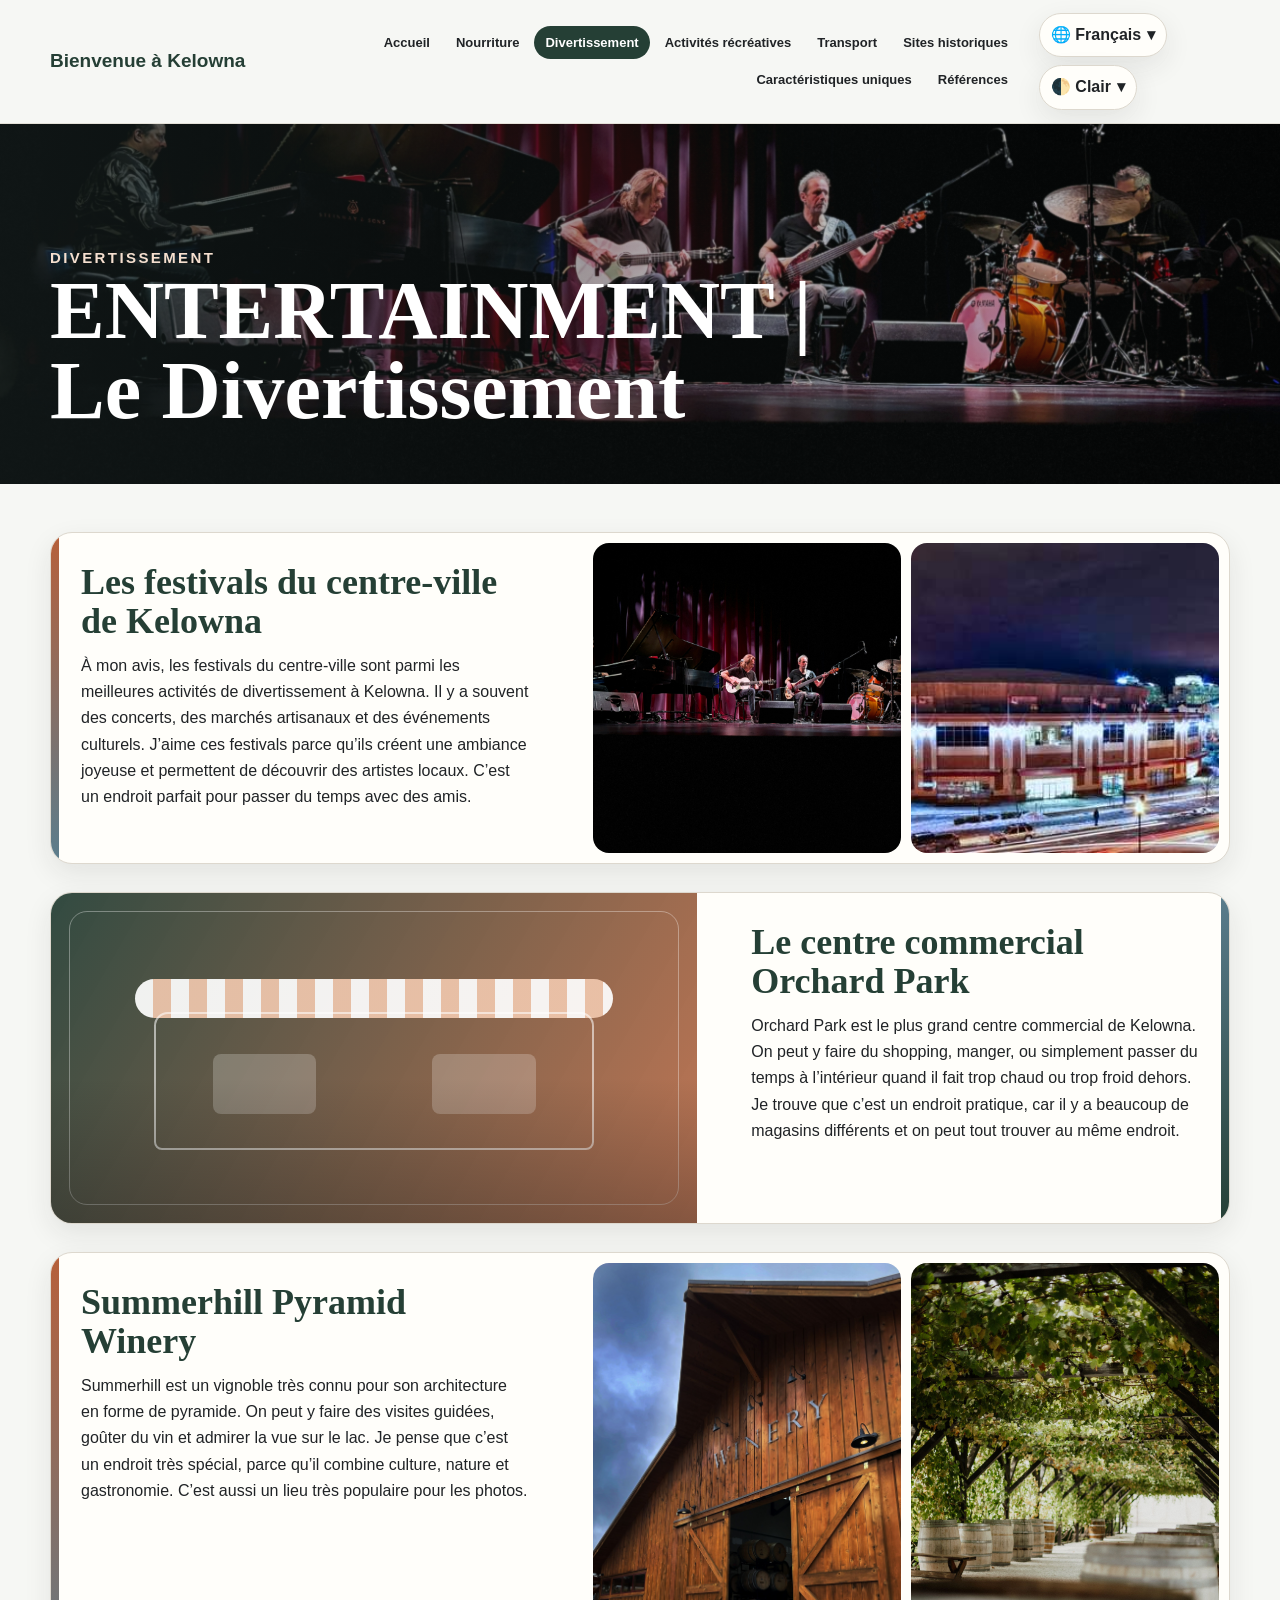
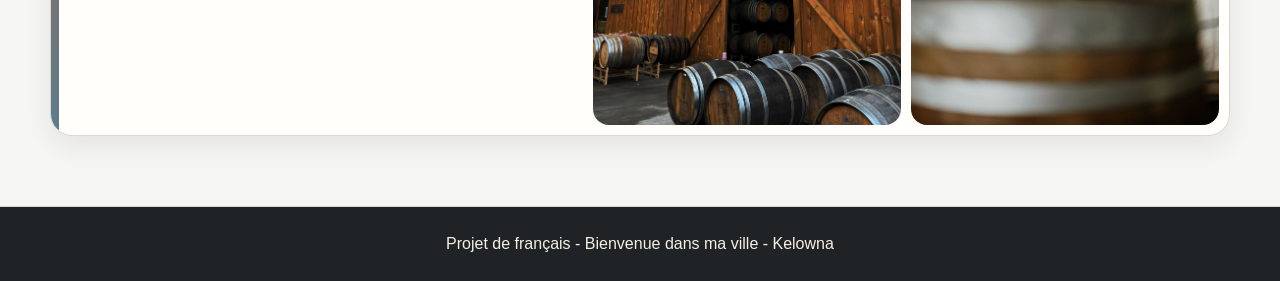
<file: entertainment.html>
<!DOCTYPE html>
<html lang="fr">
<head>
  <meta charset="UTF-8">
  <meta name="viewport" content="width=device-width, initial-scale=1.0">
  <title>Bienvenue à Kelowna - Divertissement</title>
  <link rel="stylesheet" href="style.css">
  <script src="script.js" defer></script>
</head>
<body>
  <a class="skip-link" href="#main">Aller au contenu</a>

  <header class="site-header">
    <div class="header-inner">
      <a class="brand" href="index.html">Bienvenue à Kelowna</a>
      <nav class="site-nav">
        <a href="index.html">Accueil</a>
        <a href="food.html">Nourriture</a>
        <a href="entertainment.html" aria-current="page">Divertissement</a>
        <a href="recreation.html">Activités récréatives</a>
        <a href="transportation.html">Transport</a>
        <a href="historic-sites.html">Sites historiques</a>
        <a href="unique-features.html">Caractéristiques uniques</a>
        <a href="works-cited.html">Références</a>
      </nav>
    </div>
  </header>

  <main id="main">
    <section class="page-hero">
      <img class="page-hero-bg" src="images/Festivals1.jpg" alt="" fetchpriority="high" decoding="async">
      <div class="page-hero-content" data-reveal>
        <p>Divertissement</p>
        <h1>ENTERTAINMENT | Le Divertissement</h1>
      </div>
    </section>

    <section class="page-shell">
      <div class="story-list">
        <article class="story-card" data-reveal>
          <div class="story-copy">
            <h2>Les festivals du centre-ville de Kelowna</h2>
            <p>À mon avis, les festivals du centre-ville sont parmi les meilleures activités de divertissement à Kelowna. Il y a souvent des concerts, des marchés artisanaux et des événements culturels. J’aime ces festivals parce qu’ils créent une ambiance joyeuse et permettent de découvrir des artistes locaux. C’est un endroit parfait pour passer du temps avec des amis.</p>
          </div>
          <div class="story-media duo">
            <button class="image-button" type="button" aria-label="Agrandir l’image"><img src="images/Festivals1.jpg" alt="" loading="lazy" decoding="async"></button>
            <button class="image-button" type="button" aria-label="Agrandir l’image"><img src="images/entertainment image 1.jpg" alt="" loading="lazy" decoding="async"></button>
          </div>
        </article>

        <article class="story-card" data-reveal>
          <div class="story-copy">
            <h2>Le centre commercial Orchard Park</h2>
            <p>Orchard Park est le plus grand centre commercial de Kelowna. On peut y faire du shopping, manger, ou simplement passer du temps à l’intérieur quand il fait trop chaud ou trop froid dehors. Je trouve que c’est un endroit pratique, car il y a beaucoup de magasins différents et on peut tout trouver au même endroit.</p>
          </div>
          <div class="story-media visual-wrap">
            <div class="visual-panel shopping-panel" aria-hidden="true">
              <span class="awning"></span>
              <span class="storefront"></span>
              <span class="window one"></span>
              <span class="window two"></span>
            </div>
          </div>
        </article>

        <article class="story-card" data-reveal>
          <div class="story-copy">
            <h2>Summerhill Pyramid Winery</h2>
            <p>Summerhill est un vignoble très connu pour son architecture en forme de pyramide. On peut y faire des visites guidées, goûter du vin et admirer la vue sur le lac. Je pense que c’est un endroit très spécial, parce qu’il combine culture, nature et gastronomie. C’est aussi un lieu très populaire pour les photos.</p>
          </div>
          <div class="story-media duo">
            <button class="image-button" type="button" aria-label="Agrandir l’image"><img src="images/summerhill pyramid winery 1.jpg" alt="" loading="lazy" decoding="async"></button>
            <button class="image-button" type="button" aria-label="Agrandir l’image"><img src="images/summerhill pyramid winery 2.jpg" alt="" loading="lazy" decoding="async"></button>
          </div>
        </article>
      </div>
    </section>
  </main>

  <footer class="site-footer">
    Projet de français - Bienvenue dans ma ville - Kelowna
  </footer>
</body>
</html>
</file>
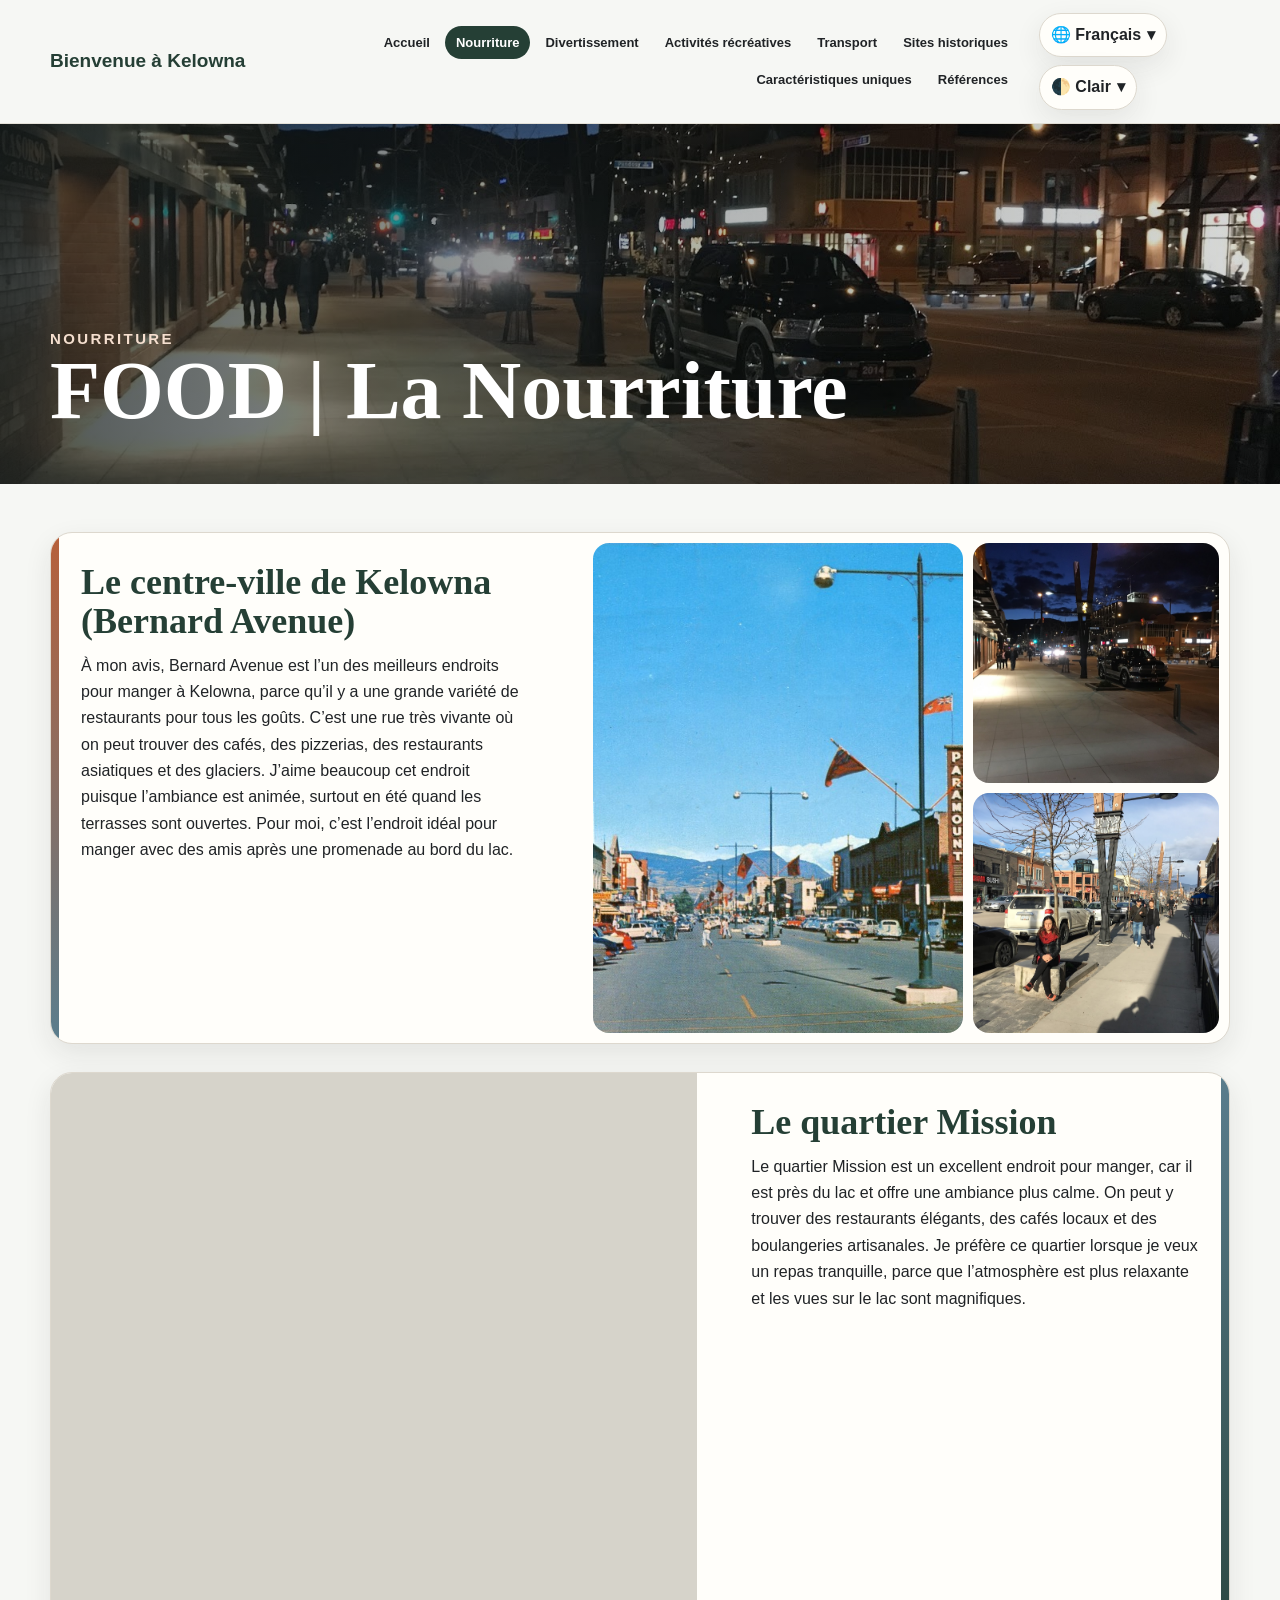
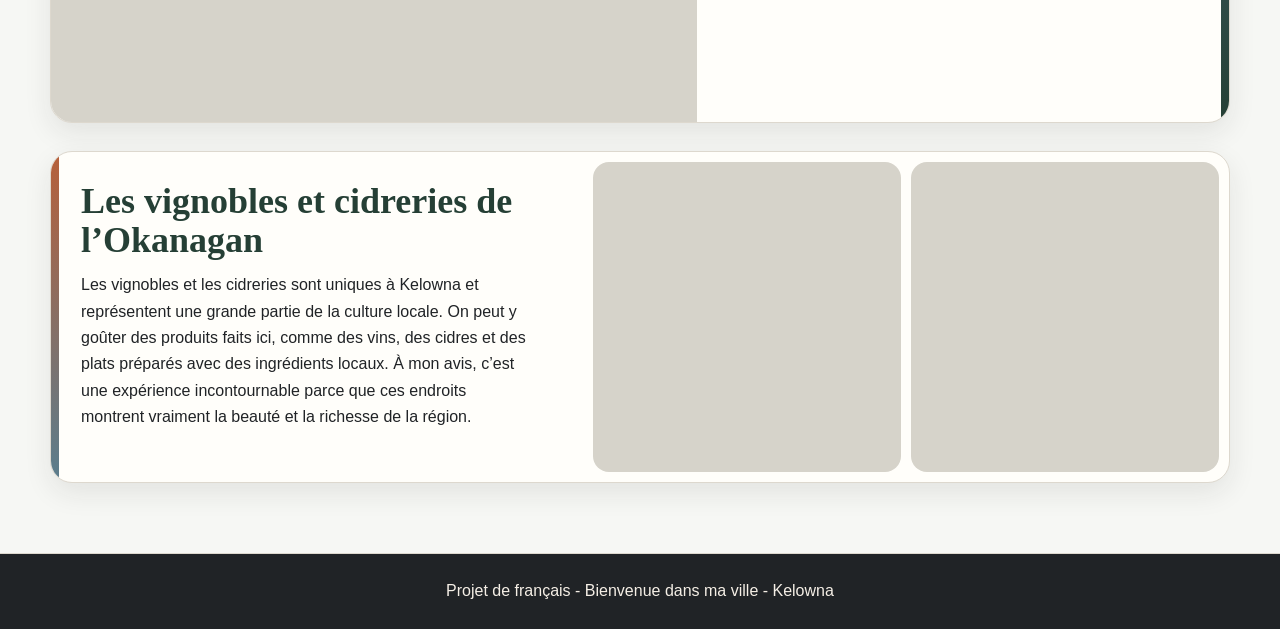
<file: food.html>
<!DOCTYPE html>
<html lang="fr">
<head>
  <meta charset="UTF-8">
  <meta name="viewport" content="width=device-width, initial-scale=1.0">
  <title>Bienvenue à Kelowna - Nourriture</title>
  <link rel="stylesheet" href="style.css">
  <script src="script.js" defer></script>
</head>
<body>
  <a class="skip-link" href="#main">Aller au contenu</a>

  <header class="site-header">
    <div class="header-inner">
      <a class="brand" href="index.html">Bienvenue à Kelowna</a>
      <nav class="site-nav">
        <a href="index.html">Accueil</a>
        <a href="food.html" aria-current="page">Nourriture</a>
        <a href="entertainment.html">Divertissement</a>
        <a href="recreation.html">Activités récréatives</a>
        <a href="transportation.html">Transport</a>
        <a href="historic-sites.html">Sites historiques</a>
        <a href="unique-features.html">Caractéristiques uniques</a>
        <a href="works-cited.html">Références</a>
      </nav>
    </div>
  </header>

  <main id="main">
    <section class="page-hero">
      <img class="page-hero-bg" src="images/bernard avenue image 2.jpg" alt="" fetchpriority="high" decoding="async">
      <div class="page-hero-content" data-reveal>
        <p>Nourriture</p>
        <h1>FOOD | La Nourriture</h1>
      </div>
    </section>

    <section class="page-shell">
      <div class="story-list">
        <article class="story-card" data-reveal>
          <div class="story-copy">
            <h2>Le centre-ville de Kelowna (Bernard Avenue)</h2>
            <p>À mon avis, Bernard Avenue est l’un des meilleurs endroits pour manger à Kelowna, parce qu’il y a une grande variété de restaurants pour tous les goûts. C’est une rue très vivante où on peut trouver des cafés, des pizzerias, des restaurants asiatiques et des glaciers. J’aime beaucoup cet endroit puisque l’ambiance est animée, surtout en été quand les terrasses sont ouvertes. Pour moi, c’est l’endroit idéal pour manger avec des amis après une promenade au bord du lac.</p>
          </div>
          <div class="story-media trio">
            <button class="image-button" type="button" aria-label="Agrandir l’image"><img src="images/bernard avenue image 1.jpg" alt="" loading="lazy" decoding="async"></button>
            <button class="image-button" type="button" aria-label="Agrandir l’image"><img src="images/bernard avenue image 2.jpg" alt="" loading="lazy" decoding="async"></button>
            <button class="image-button" type="button" aria-label="Agrandir l’image"><img src="images/bernard avenue image 3.jpg" alt="" loading="lazy" decoding="async"></button>
          </div>
        </article>

        <article class="story-card" data-reveal>
          <div class="story-copy">
            <h2>Le quartier Mission</h2>
            <p>Le quartier Mission est un excellent endroit pour manger, car il est près du lac et offre une ambiance plus calme. On peut y trouver des restaurants élégants, des cafés locaux et des boulangeries artisanales. Je préfère ce quartier lorsque je veux un repas tranquille, parce que l’atmosphère est plus relaxante et les vues sur le lac sont magnifiques.</p>
          </div>
          <div class="story-media single">
            <button class="image-button" type="button" aria-label="Agrandir l’image"><img src="images/mission winery image 1.jpg" alt="" loading="lazy" decoding="async"></button>
          </div>
        </article>

        <article class="story-card" data-reveal>
          <div class="story-copy">
            <h2>Les vignobles et cidreries de l’Okanagan</h2>
            <p>Les vignobles et les cidreries sont uniques à Kelowna et représentent une grande partie de la culture locale. On peut y goûter des produits faits ici, comme des vins, des cidres et des plats préparés avec des ingrédients locaux. À mon avis, c’est une expérience incontournable parce que ces endroits montrent vraiment la beauté et la richesse de la région.</p>
          </div>
          <div class="story-media duo">
            <button class="image-button" type="button" aria-label="Agrandir l’image"><img src="images/mission winery image 2.jpg" alt="" loading="lazy" decoding="async"></button>
            <button class="image-button" type="button" aria-label="Agrandir l’image"><img src="images/mission winery image 3.jpg" alt="" loading="lazy" decoding="async"></button>
          </div>
        </article>
      </div>
    </section>
  </main>

  <footer class="site-footer">
    Projet de français - Bienvenue dans ma ville - Kelowna
  </footer>
</body>
</html>
</file>
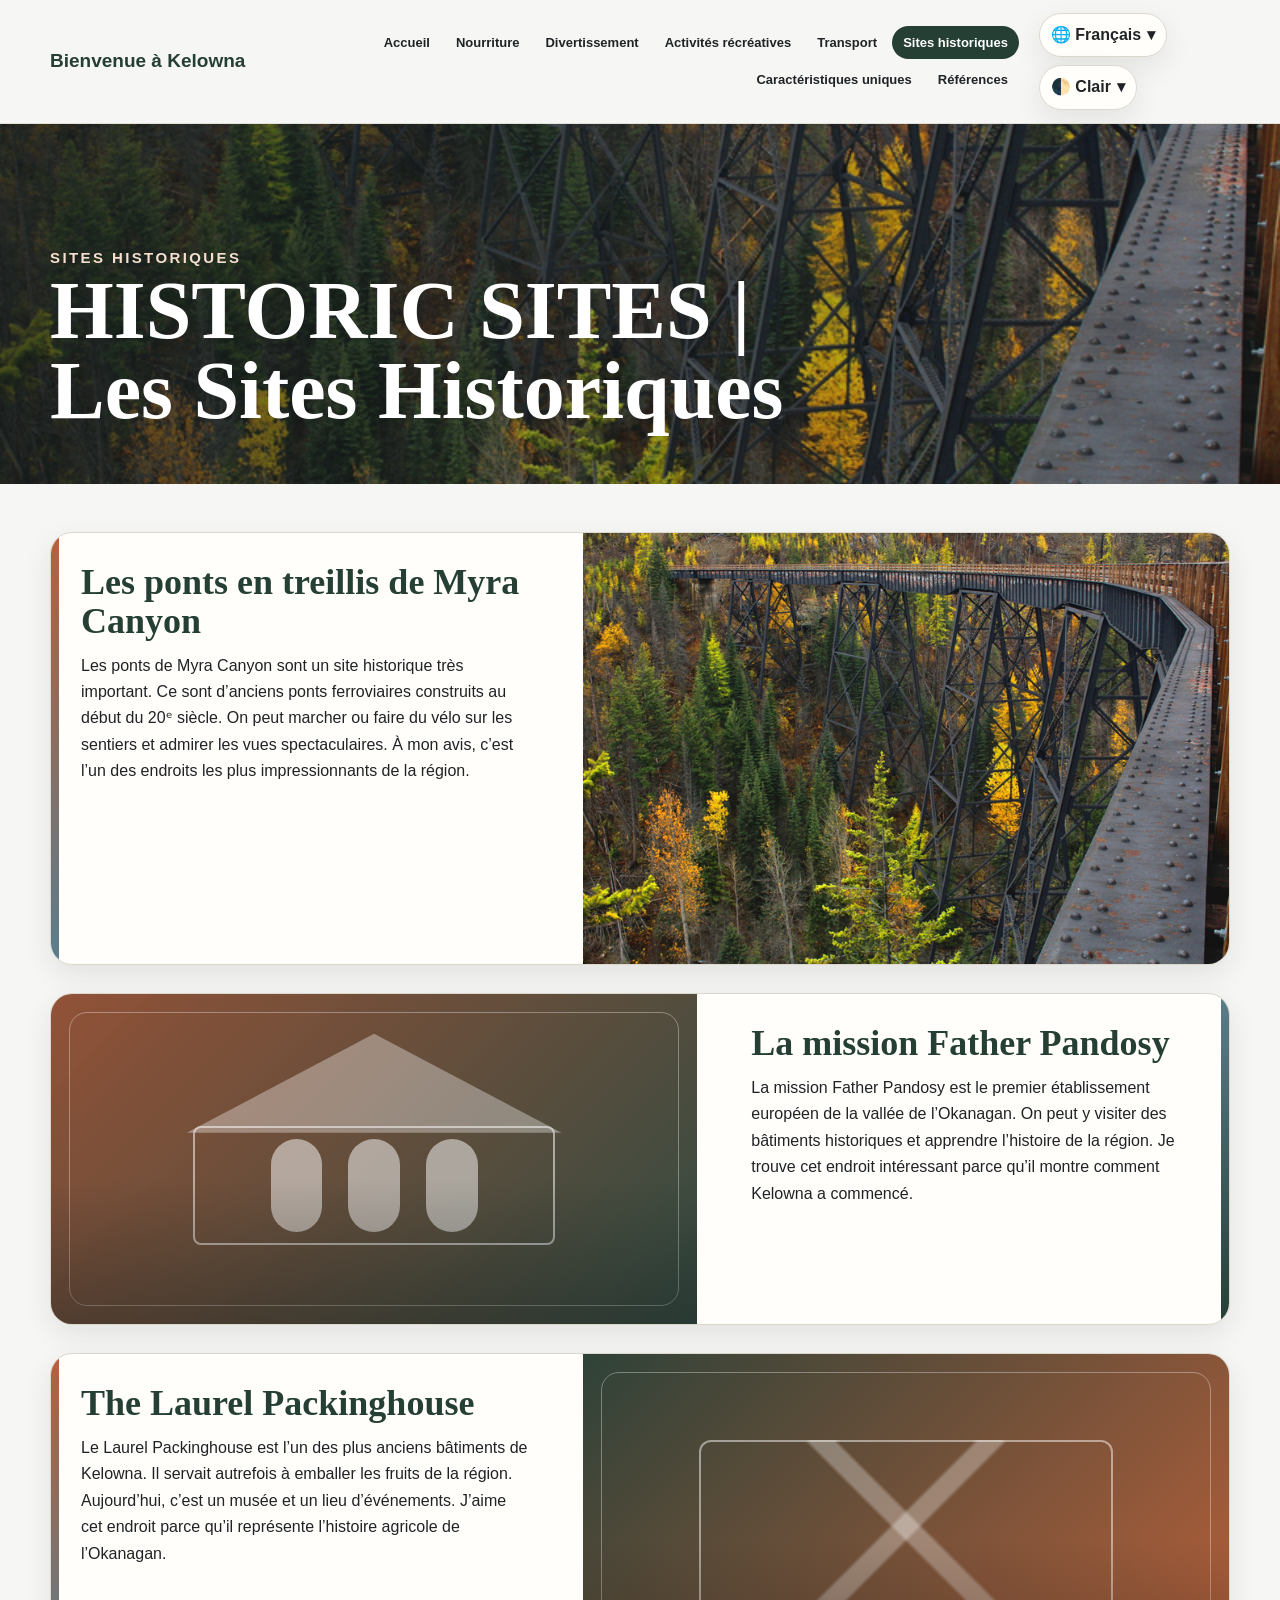
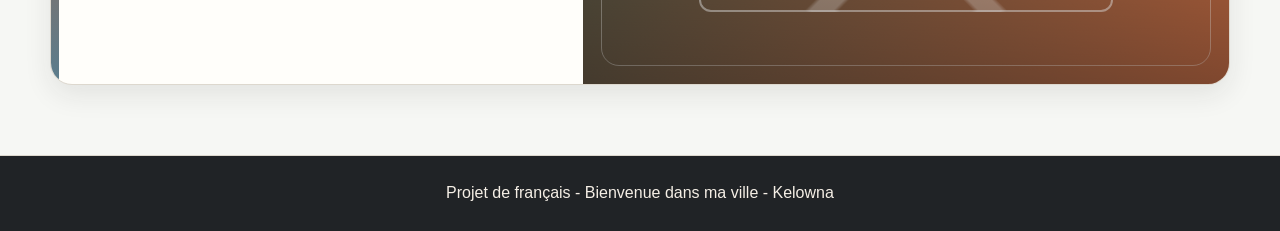
<file: historic-sites.html>
<!DOCTYPE html>
<html lang="fr">
<head>
  <meta charset="UTF-8">
  <meta name="viewport" content="width=device-width, initial-scale=1.0">
  <title>Bienvenue à Kelowna - Sites historiques</title>
  <link rel="stylesheet" href="style.css">
  <script src="script.js" defer></script>
</head>
<body>
  <a class="skip-link" href="#main">Aller au contenu</a>

  <header class="site-header">
    <div class="header-inner">
      <a class="brand" href="index.html">Bienvenue à Kelowna</a>
      <nav class="site-nav">
        <a href="index.html">Accueil</a>
        <a href="food.html">Nourriture</a>
        <a href="entertainment.html">Divertissement</a>
        <a href="recreation.html">Activités récréatives</a>
        <a href="transportation.html">Transport</a>
        <a href="historic-sites.html" aria-current="page">Sites historiques</a>
        <a href="unique-features.html">Caractéristiques uniques</a>
        <a href="works-cited.html">Références</a>
      </nav>
    </div>
  </header>

  <main id="main">
    <section class="page-hero">
      <img class="page-hero-bg" src="images/myra canyon trestles image 1.jpg" alt="" fetchpriority="high" decoding="async">
      <div class="page-hero-content" data-reveal>
        <p>Sites historiques</p>
        <h1>HISTORIC SITES | Les Sites Historiques</h1>
      </div>
    </section>

    <section class="page-shell">
      <div class="story-list">
        <article class="story-card" data-reveal>
          <div class="story-copy">
            <h2>Les ponts en treillis de Myra Canyon</h2>
            <p>Les ponts de Myra Canyon sont un site historique très important. Ce sont d’anciens ponts ferroviaires construits au début du 20ᵉ siècle. On peut marcher ou faire du vélo sur les sentiers et admirer les vues spectaculaires. À mon avis, c’est l’un des endroits les plus impressionnants de la région.</p>
          </div>
          <div class="story-media single">
            <button class="image-button" type="button" aria-label="Agrandir l’image"><img src="images/myra canyon trestles image 1.jpg" alt="" loading="lazy" decoding="async"></button>
          </div>
        </article>

        <article class="story-card" data-reveal>
          <div class="story-copy">
            <h2>La mission Father Pandosy</h2>
            <p>La mission Father Pandosy est le premier établissement européen de la vallée de l’Okanagan. On peut y visiter des bâtiments historiques et apprendre l’histoire de la région. Je trouve cet endroit intéressant parce qu’il montre comment Kelowna a commencé.</p>
          </div>
          <div class="story-media visual-wrap">
            <div class="visual-panel heritage-panel" aria-hidden="true">
              <span class="roof"></span>
              <span class="base"></span>
              <span class="column one"></span>
              <span class="column two"></span>
              <span class="column three"></span>
            </div>
          </div>
        </article>

        <article class="story-card" data-reveal>
          <div class="story-copy">
            <h2>The Laurel Packinghouse</h2>
            <p>Le Laurel Packinghouse est l’un des plus anciens bâtiments de Kelowna. Il servait autrefois à emballer les fruits de la région. Aujourd’hui, c’est un musée et un lieu d’événements. J’aime cet endroit parce qu’il représente l’histoire agricole de l’Okanagan.</p>
          </div>
          <div class="story-media visual-wrap">
            <div class="visual-panel packing-panel" aria-hidden="true">
              <span class="crate"></span>
            </div>
          </div>
        </article>
      </div>
    </section>
  </main>

  <footer class="site-footer">
    Projet de français - Bienvenue dans ma ville - Kelowna
  </footer>
</body>
</html>
</file>
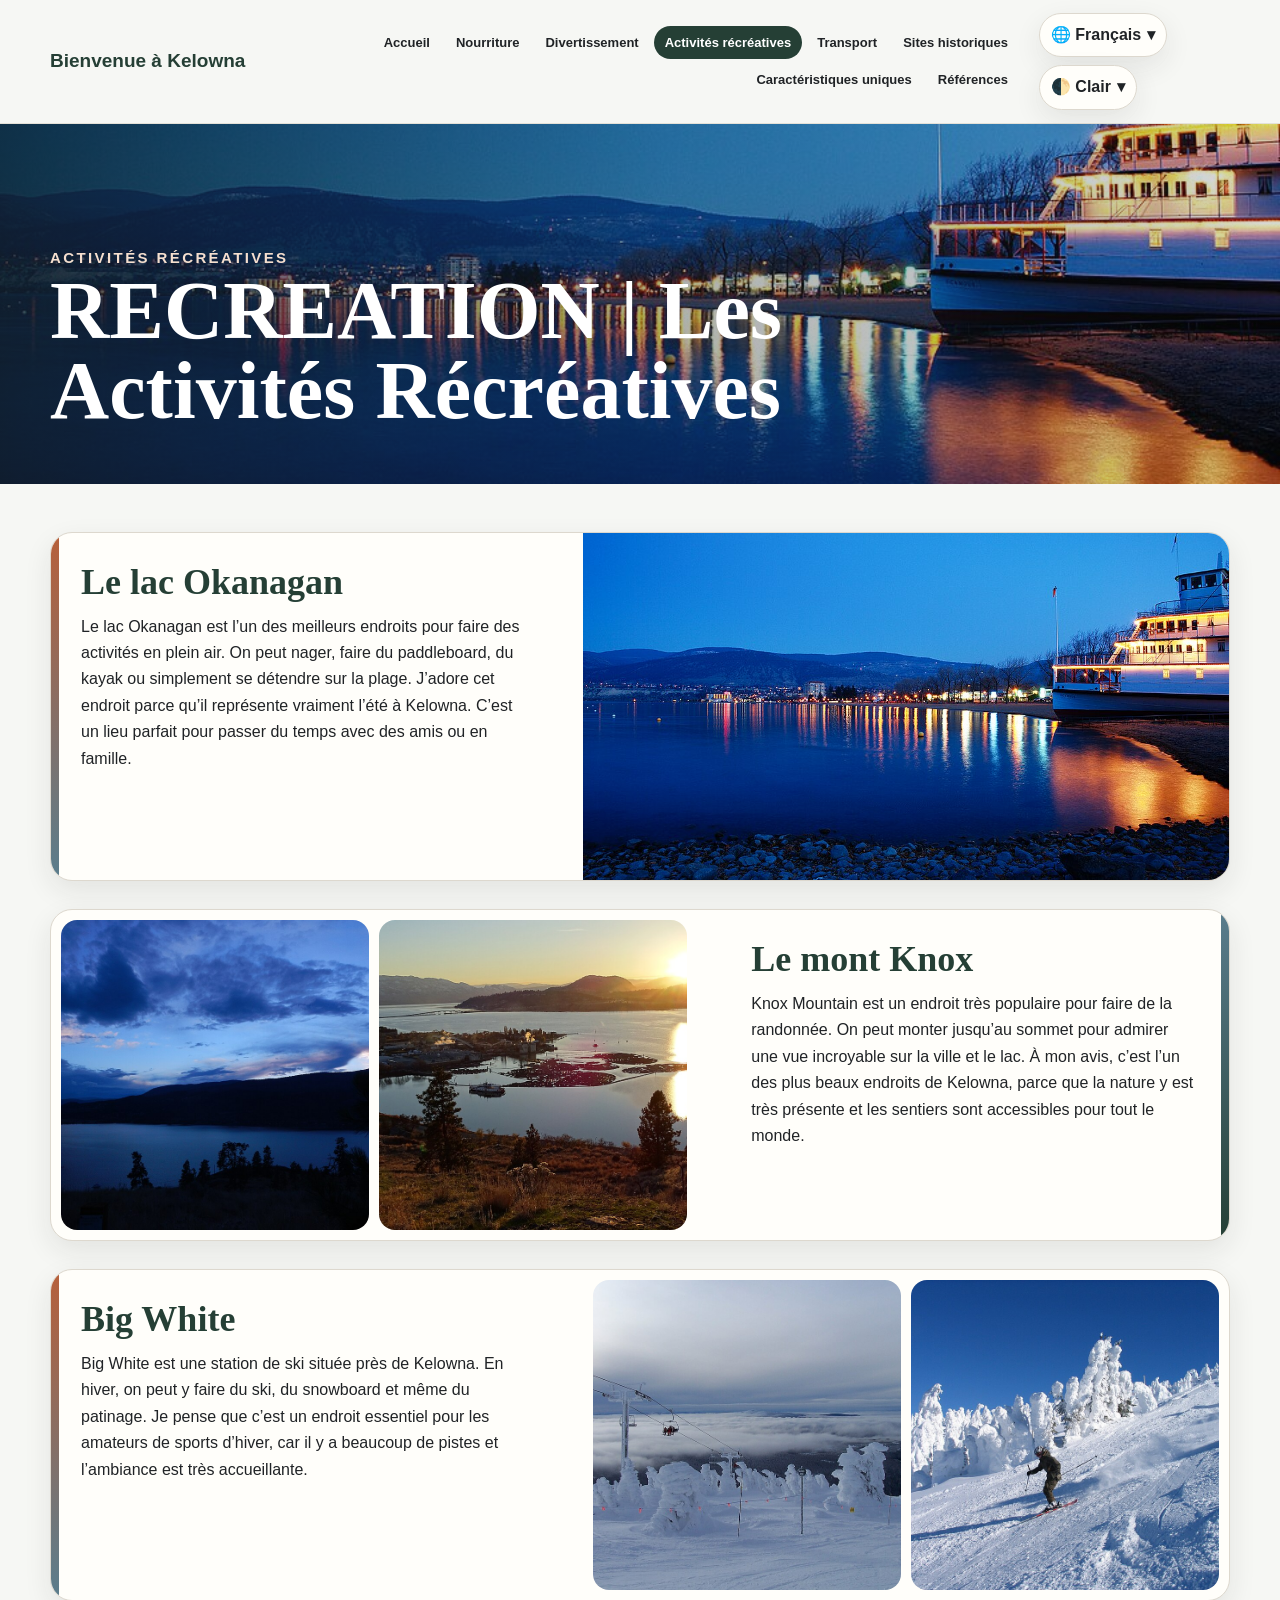
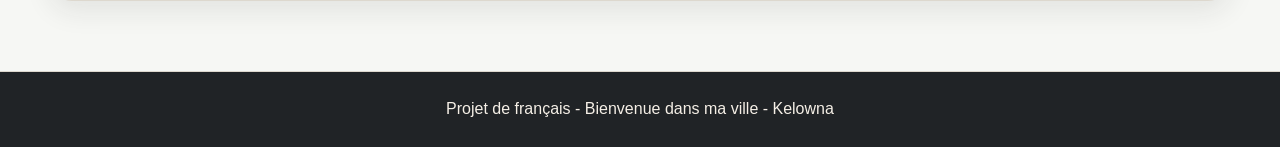
<file: recreation.html>
<!DOCTYPE html>
<html lang="fr">
<head>
  <meta charset="UTF-8">
  <meta name="viewport" content="width=device-width, initial-scale=1.0">
  <title>Bienvenue à Kelowna - Activités récréatives</title>
  <link rel="stylesheet" href="style.css">
  <script src="script.js" defer></script>
</head>
<body>
  <a class="skip-link" href="#main">Aller au contenu</a>

  <header class="site-header">
    <div class="header-inner">
      <a class="brand" href="index.html">Bienvenue à Kelowna</a>
      <nav class="site-nav">
        <a href="index.html">Accueil</a>
        <a href="food.html">Nourriture</a>
        <a href="entertainment.html">Divertissement</a>
        <a href="recreation.html" aria-current="page">Activités récréatives</a>
        <a href="transportation.html">Transport</a>
        <a href="historic-sites.html">Sites historiques</a>
        <a href="unique-features.html">Caractéristiques uniques</a>
        <a href="works-cited.html">Références</a>
      </nav>
    </div>
  </header>

  <main id="main">
    <section class="page-hero">
      <img class="page-hero-bg" src="images/recreation image 1.jpg" alt="" fetchpriority="high" decoding="async">
      <div class="page-hero-content" data-reveal>
        <p>Activités récréatives</p>
        <h1>RECREATION | Les Activités Récréatives</h1>
      </div>
    </section>

    <section class="page-shell">
      <div class="story-list">
        <article class="story-card" data-reveal>
          <div class="story-copy">
            <h2>Le lac Okanagan</h2>
            <p>Le lac Okanagan est l’un des meilleurs endroits pour faire des activités en plein air. On peut nager, faire du paddleboard, du kayak ou simplement se détendre sur la plage. J’adore cet endroit parce qu’il représente vraiment l’été à Kelowna. C’est un lieu parfait pour passer du temps avec des amis ou en famille.</p>
          </div>
          <div class="story-media single">
            <button class="image-button" type="button" aria-label="Agrandir l’image"><img src="images/recreation image 1.jpg" alt="" loading="lazy" decoding="async"></button>
          </div>
        </article>

        <article class="story-card" data-reveal>
          <div class="story-copy">
            <h2>Le mont Knox</h2>
            <p>Knox Mountain est un endroit très populaire pour faire de la randonnée. On peut monter jusqu’au sommet pour admirer une vue incroyable sur la ville et le lac. À mon avis, c’est l’un des plus beaux endroits de Kelowna, parce que la nature y est très présente et les sentiers sont accessibles pour tout le monde.</p>
          </div>
          <div class="story-media duo">
            <button class="image-button" type="button" aria-label="Agrandir l’image"><img src="images/Knox mountain image 1.jpg" alt="" loading="lazy" decoding="async"></button>
            <button class="image-button" type="button" aria-label="Agrandir l’image"><img src="images/Knox mountain image 2.jpg" alt="" loading="lazy" decoding="async"></button>
          </div>
        </article>

        <article class="story-card" data-reveal>
          <div class="story-copy">
            <h2>Big White</h2>
            <p>Big White est une station de ski située près de Kelowna. En hiver, on peut y faire du ski, du snowboard et même du patinage. Je pense que c’est un endroit essentiel pour les amateurs de sports d’hiver, car il y a beaucoup de pistes et l’ambiance est très accueillante.</p>
          </div>
          <div class="story-media duo">
            <button class="image-button" type="button" aria-label="Agrandir l’image"><img src="images/big white image 1.jpg" alt="" loading="lazy" decoding="async"></button>
            <button class="image-button" type="button" aria-label="Agrandir l’image"><img src="images/big white image 2.jpg" alt="" loading="lazy" decoding="async"></button>
          </div>
        </article>
      </div>
    </section>
  </main>

  <footer class="site-footer">
    Projet de français - Bienvenue dans ma ville - Kelowna
  </footer>
</body>
</html>
</file>
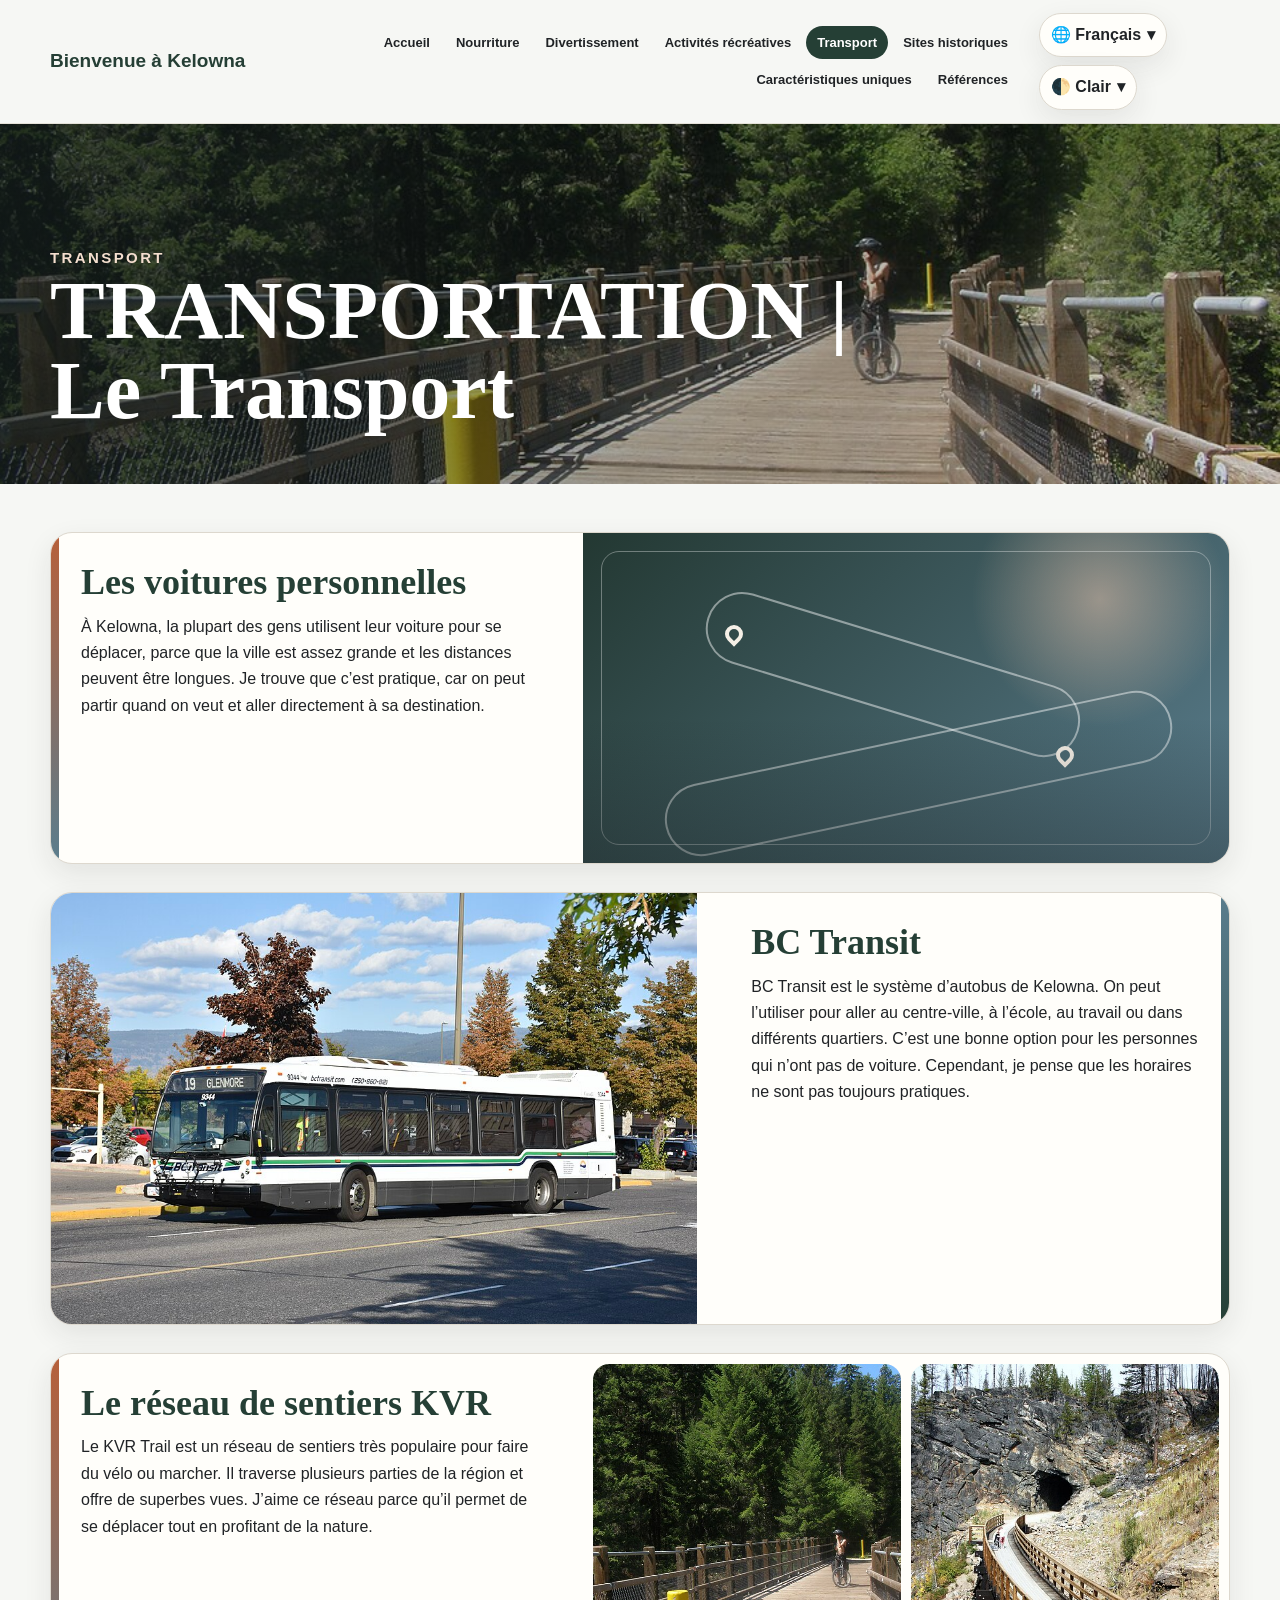
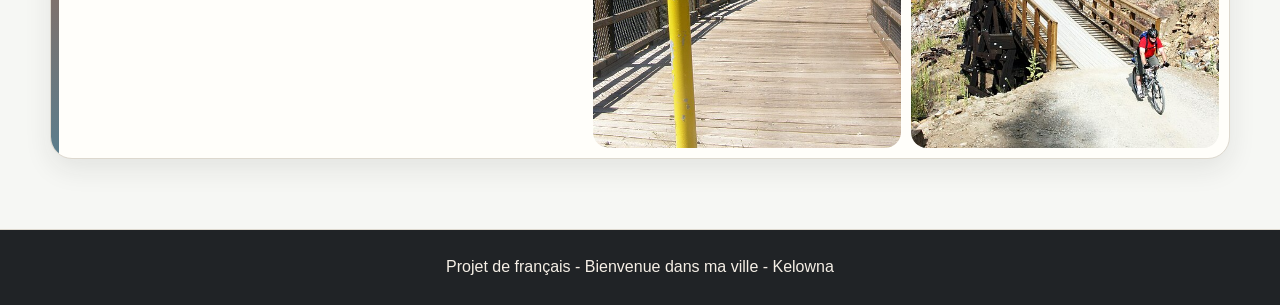
<file: transportation.html>
<!DOCTYPE html>
<html lang="fr">
<head>
  <meta charset="UTF-8">
  <meta name="viewport" content="width=device-width, initial-scale=1.0">
  <title>Bienvenue à Kelowna - Transport</title>
  <link rel="stylesheet" href="style.css">
  <script src="script.js" defer></script>
</head>
<body>
  <a class="skip-link" href="#main">Aller au contenu</a>

  <header class="site-header">
    <div class="header-inner">
      <a class="brand" href="index.html">Bienvenue à Kelowna</a>
      <nav class="site-nav">
        <a href="index.html">Accueil</a>
        <a href="food.html">Nourriture</a>
        <a href="entertainment.html">Divertissement</a>
        <a href="recreation.html">Activités récréatives</a>
        <a href="transportation.html" aria-current="page">Transport</a>
        <a href="historic-sites.html">Sites historiques</a>
        <a href="unique-features.html">Caractéristiques uniques</a>
        <a href="works-cited.html">Références</a>
      </nav>
    </div>
  </header>

  <main id="main">
    <section class="page-hero">
      <img class="page-hero-bg" src="images/KVR trail image 1.jpg" alt="" fetchpriority="high" decoding="async">
      <div class="page-hero-content" data-reveal>
        <p>Transport</p>
        <h1>TRANSPORTATION | Le Transport</h1>
      </div>
    </section>

    <section class="page-shell">
      <div class="story-list">
        <article class="story-card" data-reveal>
          <div class="story-copy">
            <h2>Les voitures personnelles</h2>
            <p>À Kelowna, la plupart des gens utilisent leur voiture pour se déplacer, parce que la ville est assez grande et les distances peuvent être longues. Je trouve que c’est pratique, car on peut partir quand on veut et aller directement à sa destination.</p>
          </div>
          <div class="story-media visual-wrap">
            <div class="visual-panel route-panel" aria-hidden="true">
              <span class="road"></span>
              <span class="road two"></span>
              <span class="pin one"></span>
              <span class="pin two"></span>
            </div>
          </div>
        </article>

        <article class="story-card" data-reveal>
          <div class="story-copy">
            <h2>BC Transit</h2>
            <p>BC Transit est le système d’autobus de Kelowna. On peut l’utiliser pour aller au centre-ville, à l’école, au travail ou dans différents quartiers. C’est une bonne option pour les personnes qui n’ont pas de voiture. Cependant, je pense que les horaires ne sont pas toujours pratiques.</p>
          </div>
          <div class="story-media single">
            <button class="image-button" type="button" aria-label="Agrandir l’image"><img src="images/kelowna transit image 1.jpg" alt="" loading="lazy" decoding="async"></button>
          </div>
        </article>

        <article class="story-card" data-reveal>
          <div class="story-copy">
            <h2>Le réseau de sentiers KVR</h2>
            <p>Le KVR Trail est un réseau de sentiers très populaire pour faire du vélo ou marcher. Il traverse plusieurs parties de la région et offre de superbes vues. J’aime ce réseau parce qu’il permet de se déplacer tout en profitant de la nature.</p>
          </div>
          <div class="story-media duo">
            <button class="image-button" type="button" aria-label="Agrandir l’image"><img src="images/KVR trail image 1.jpg" alt="" loading="lazy" decoding="async"></button>
            <button class="image-button" type="button" aria-label="Agrandir l’image"><img src="images/KVR trail image 2.jpg" alt="" loading="lazy" decoding="async"></button>
          </div>
        </article>
      </div>
    </section>
  </main>

  <footer class="site-footer">
    Projet de français - Bienvenue dans ma ville - Kelowna
  </footer>
</body>
</html>
</file>
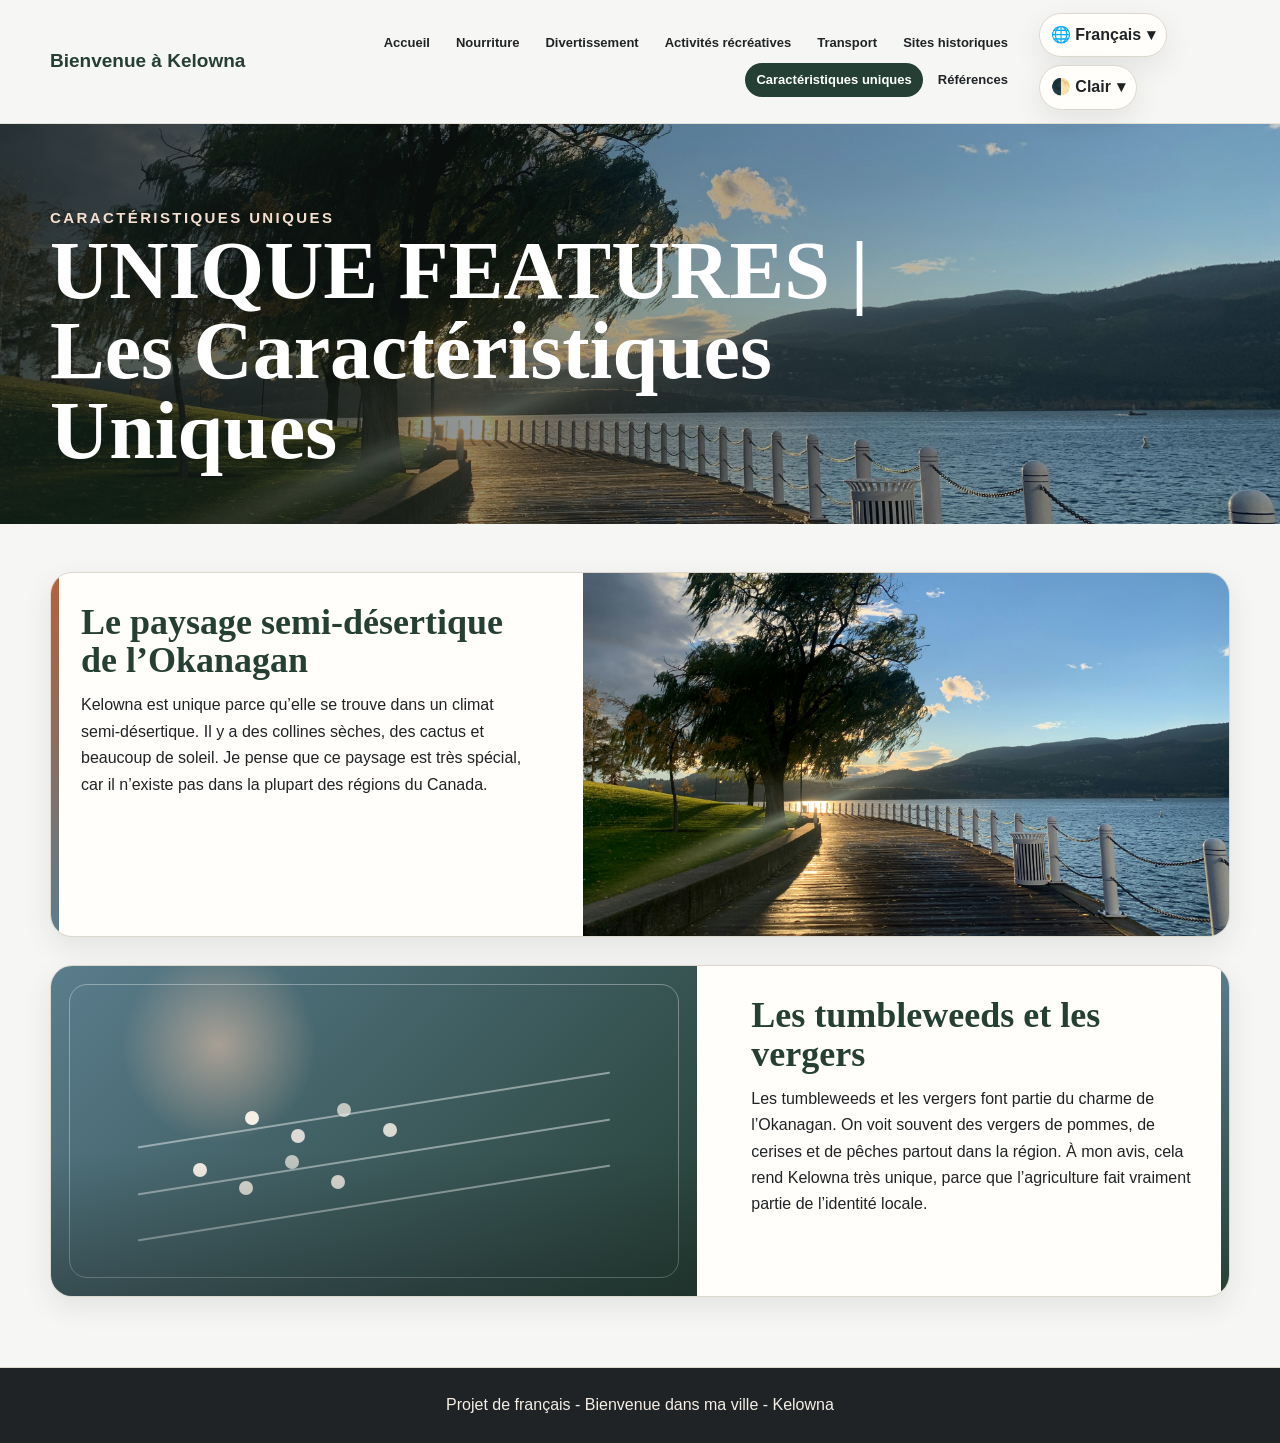
<file: unique-features.html>
<!DOCTYPE html>
<html lang="fr">
<head>
  <meta charset="UTF-8">
  <meta name="viewport" content="width=device-width, initial-scale=1.0">
  <title>Bienvenue à Kelowna - Caractéristiques uniques</title>
  <link rel="stylesheet" href="style.css">
  <script src="script.js" defer></script>
</head>
<body>
  <a class="skip-link" href="#main">Aller au contenu</a>

  <header class="site-header">
    <div class="header-inner">
      <a class="brand" href="index.html">Bienvenue à Kelowna</a>
      <nav class="site-nav">
        <a href="index.html">Accueil</a>
        <a href="food.html">Nourriture</a>
        <a href="entertainment.html">Divertissement</a>
        <a href="recreation.html">Activités récréatives</a>
        <a href="transportation.html">Transport</a>
        <a href="historic-sites.html">Sites historiques</a>
        <a href="unique-features.html" aria-current="page">Caractéristiques uniques</a>
        <a href="works-cited.html">Références</a>
      </nav>
    </div>
  </header>

  <main id="main">
    <section class="page-hero">
      <img class="page-hero-bg" src="images/Kelowna image 2.jpg" alt="" fetchpriority="high" decoding="async">
      <div class="page-hero-content" data-reveal>
        <p>Caractéristiques uniques</p>
        <h1>UNIQUE FEATURES | Les Caractéristiques Uniques</h1>
      </div>
    </section>

    <section class="page-shell">
      <div class="story-list">
        <article class="story-card" data-reveal>
          <div class="story-copy">
            <h2>Le paysage semi-désertique de l’Okanagan</h2>
            <p>Kelowna est unique parce qu’elle se trouve dans un climat semi-désertique. Il y a des collines sèches, des cactus et beaucoup de soleil. Je pense que ce paysage est très spécial, car il n’existe pas dans la plupart des régions du Canada.</p>
          </div>
          <div class="story-media single">
            <button class="image-button" type="button" aria-label="Agrandir l’image"><img src="images/Kelowna image 2.jpg" alt="" loading="lazy" decoding="async"></button>
          </div>
        </article>

        <article class="story-card" data-reveal>
          <div class="story-copy">
            <h2>Les tumbleweeds et les vergers</h2>
            <p>Les tumbleweeds et les vergers font partie du charme de l’Okanagan. On voit souvent des vergers de pommes, de cerises et de pêches partout dans la région. À mon avis, cela rend Kelowna très unique, parce que l’agriculture fait vraiment partie de l’identité locale.</p>
          </div>
          <div class="story-media visual-wrap">
            <div class="visual-panel orchard-panel" aria-hidden="true">
              <span class="row one"></span>
              <span class="row two"></span>
              <span class="row three"></span>
              <span class="dot one"></span>
              <span class="dot two"></span>
            </div>
          </div>
        </article>
      </div>
    </section>
  </main>

  <footer class="site-footer">
    Projet de français - Bienvenue dans ma ville - Kelowna
  </footer>
</body>
</html>
</file>
<file: style.css>
:root {
  --page: #f6f7f4;
  --paper: #fffefa;
  --ink: #202326;
  --muted: #66706c;
  --line: #ddd8ce;
  --pine: #253f35;
  --lake: #5a7d8d;
  --clay: #b7603a;
  --clay-dark: #884326;
  --shadow: 0 18px 45px rgba(32, 35, 38, 0.13);
  --soft-shadow: 0 10px 28px rgba(32, 35, 38, 0.09);
  color-scheme: light;
}

:root[data-theme="dark"] {
  --page: #090b0d;
  --paper: #11161c;
  --ink: #f7f2ea;
  --muted: #d7dde4;
  --line: #2b3540;
  --pine: #7dd3c7;
  --lake: #92c4ff;
  --clay: #ffb07a;
  --clay-dark: #ffd0a7;
  --shadow: 0 22px 54px rgba(0, 0, 0, 0.46);
  --soft-shadow: 0 14px 36px rgba(0, 0, 0, 0.28);
  color-scheme: dark;
}

:root[data-theme="sepia"] {
  --page: #f6ebda;
  --paper: #fff6e8;
  --ink: #3e2a1d;
  --muted: #7a5b41;
  --line: #d8b98f;
  --pine: #6f3f24;
  --lake: #a56d3a;
  --clay: #b85a2d;
  --clay-dark: #8d3f1e;
  --shadow: 0 20px 48px rgba(108, 70, 38, 0.2);
  --soft-shadow: 0 12px 30px rgba(108, 70, 38, 0.16);
  color-scheme: light;
}

:root[data-theme="ocean"] {
  --page: #e7f7fb;
  --paper: #f8fdff;
  --ink: #0d3140;
  --muted: #4d6b7b;
  --line: #91c8d8;
  --pine: #0f5d74;
  --lake: #1f84b5;
  --clay: #d46d3c;
  --clay-dark: #a44d24;
  --shadow: 0 20px 50px rgba(13, 49, 64, 0.18);
  --soft-shadow: 0 12px 30px rgba(13, 49, 64, 0.14);
  color-scheme: light;
}

:root[data-theme="forest"] {
  --page: #e8f2e4;
  --paper: #f7fdf2;
  --ink: #17311f;
  --muted: #557055;
  --line: #b6d1aa;
  --pine: #275a2d;
  --lake: #4f7f47;
  --clay: #ba6a2f;
  --clay-dark: #8b4d1f;
  --shadow: 0 20px 50px rgba(23, 49, 31, 0.18);
  --soft-shadow: 0 12px 30px rgba(23, 49, 31, 0.14);
  color-scheme: light;
}

* {
  box-sizing: border-box;
}

html {
  scroll-behavior: smooth;
}

body {
  margin: 0;
  background: var(--page);
  color: var(--ink);
  font-family: "Trebuchet MS", Arial, sans-serif;
  font-size: 16px;
  line-height: 1.65;
}

body.is-loading main {
  opacity: 0;
  transform: translateY(8px);
}

main {
  transition: opacity 420ms ease, transform 420ms ease;
}

img {
  display: block;
  max-width: 100%;
}

a {
  color: inherit;
}

.skip-link {
  position: absolute;
  left: 16px;
  top: -80px;
  z-index: 50;
  background: var(--ink);
  color: #fff;
  padding: 10px 12px;
  text-decoration: none;
}

.skip-link:focus {
  top: 12px;
}

.site-header {
  position: sticky;
  top: 0;
  z-index: 20;
  background: rgba(246, 247, 244, 0.86);
  border-bottom: 1px solid rgba(221, 216, 206, 0.72);
  backdrop-filter: blur(18px);
  transition: box-shadow 220ms ease, background 220ms ease, transform 220ms ease;
}

.site-header.is-scrolled {
  background: rgba(246, 247, 244, 0.96);
  box-shadow: 0 12px 30px rgba(32, 35, 38, 0.1);
}

.mobile-header-toggle {
  display: none;
  position: fixed;
  top: 12px;
  right: 12px;
  z-index: 60;
  width: 44px;
  height: 44px;
  border: 1px solid var(--line);
  border-radius: 999px;
  background: var(--paper);
  color: var(--ink);
  box-shadow: var(--soft-shadow);
  cursor: pointer;
  font-size: 20px;
  line-height: 1;
  align-items: center;
  justify-content: center;
}

.mobile-header-toggle:focus-visible {
  outline: 2px solid var(--clay);
  outline-offset: 2px;
}

.header-inner {
  width: min(1180px, calc(100% - 32px));
  margin: 0 auto;
  padding: 13px 0;
  display: flex;
  align-items: center;
  justify-content: space-between;
  gap: 20px;
}

.brand {
  color: var(--pine);
  font-size: 19px;
  font-weight: 800;
  letter-spacing: 0;
  line-height: 1.1;
  text-decoration: none;
  white-space: nowrap;
}

.site-nav {
  display: flex;
  flex-wrap: wrap;
  justify-content: flex-end;
  gap: 4px;
}

.site-nav a {
  border: 1px solid transparent;
  border-radius: 999px;
  color: var(--ink);
  font-size: 13px;
  font-weight: 700;
  line-height: 1.2;
  padding: 8px 10px;
  text-decoration: none;
  transition: background 180ms ease, border-color 180ms ease, color 180ms ease;
}

.site-nav a:hover,
.site-nav a:focus-visible {
  border-color: rgba(183, 96, 58, 0.45);
  background: rgba(183, 96, 58, 0.11);
  color: var(--clay-dark);
  outline: none;
}

.site-nav a[aria-current="page"] {
  background: var(--pine);
  color: #fff;
}

.prefs-controls {
  display: flex;
  flex-wrap: wrap;
  gap: 8px;
  margin-left: auto;
}

.prefs-group {
  position: relative;
}

.prefs-button,
.prefs-option {
  border: 1px solid var(--line);
  border-radius: 999px;
  background: var(--paper);
  color: var(--ink);
  cursor: pointer;
  font: inherit;
  padding: 8px 11px;
  touch-action: manipulation;
  transition: border-color 180ms ease, background 180ms ease, color 180ms ease, transform 180ms ease;
}

.prefs-button,
.prefs-menu,
.prefs-option {
  color: var(--ink);
}

.prefs-button {
  font-weight: 700;
}

.prefs-button {
  display: inline-flex;
  align-items: center;
  gap: 6px;
  box-shadow: var(--soft-shadow);
}

.prefs-button:hover,
.prefs-button:focus-visible,
.prefs-option:hover,
.prefs-option:focus-visible {
  border-color: rgba(183, 96, 58, 0.45);
  background: rgba(183, 96, 58, 0.11);
  color: var(--clay-dark);
  outline: none;
}

.prefs-button[aria-expanded="true"] {
  background: var(--pine);
  border-color: var(--pine);
  color: #fff;
}

.prefs-menu {
  border-color: var(--line);
  background: var(--paper);
}

.prefs-menu .prefs-option {
  color: var(--ink);
  font-weight: 700;
  background: rgba(255, 255, 255, 0.22);
}

.prefs-menu .prefs-option.is-active {
  background: var(--pine);
  color: #fff;
}

.prefs-menu {
  position: absolute;
  top: calc(100% + 8px);
  right: 0;
  min-width: 162px;
  display: grid;
  gap: 6px;
  padding: 10px;
  border: 1px solid var(--line);
  border-radius: 14px;
  background: var(--paper);
  box-shadow: var(--shadow);
  opacity: 0;
  pointer-events: none;
  transform: translateY(6px);
  transition: opacity 180ms ease, transform 180ms ease;
  z-index: 30;
}

.prefs-menu.is-open {
  opacity: 1;
  pointer-events: auto;
  transform: translateY(0);
}

.prefs-option {
  width: 100%;
  border-radius: 10px;
  background: transparent;
  box-shadow: none;
  text-align: left;
}

.prefs-option.is-active {
  background: rgba(37, 63, 53, 0.12);
  color: var(--pine);
  font-weight: 700;
}

:root[data-theme="dark"] .site-header {
  background: rgba(10, 14, 18, 0.96);
  border-color: rgba(70, 86, 95, 0.72);
}

:root[data-theme="dark"] .site-header.is-scrolled {
  background: rgba(10, 14, 18, 0.98);
  box-shadow: 0 12px 30px rgba(0, 0, 0, 0.35);
}

:root[data-theme="dark"] .brand,
:root[data-theme="dark"] .site-nav a,
:root[data-theme="dark"] .prefs-button,
:root[data-theme="dark"] .prefs-option {
  color: #f7f2ea;
}

:root[data-theme="dark"] .site-nav a:hover,
:root[data-theme="dark"] .site-nav a:focus-visible,
:root[data-theme="dark"] .prefs-button:hover,
:root[data-theme="dark"] .prefs-button:focus-visible,
:root[data-theme="dark"] .prefs-option:hover,
:root[data-theme="dark"] .prefs-option:focus-visible {
  background: rgba(255, 255, 255, 0.12);
  border-color: rgba(255, 255, 255, 0.18);
  color: #ffffff;
}

:root[data-theme="dark"] .prefs-button {
  background: #18222b;
  border-color: #364654;
}

:root[data-theme="dark"] .prefs-button[aria-expanded="true"] {
  background: #1f7a74;
  border-color: #1f7a74;
  color: #ffffff;
}

:root[data-theme="dark"] .prefs-menu {
  background: #0f141a !important;
  border-color: #2d3944 !important;
}

:root[data-theme="dark"] .prefs-menu .prefs-option {
  background: #18222b !important;
  color: #f7f2ea !important;
  border-color: #364654 !important;
}

:root[data-theme="dark"] .prefs-menu .prefs-option.is-active {
  background: #1f7a74 !important;
  color: #ffffff !important;
}

.hero,
.page-hero {
  position: relative;
  isolation: isolate;
  overflow: hidden;
  color: #fff;
}

.hero {
  min-height: 620px;
  display: grid;
  align-items: end;
}

.hero-bg,
.page-hero-bg {
  position: absolute;
  inset: 0;
  z-index: -2;
  width: 100%;
  height: 100%;
  object-fit: cover;
}

.hero::after,
.page-hero::after,
.site-card::after {
  content: "";
  position: absolute;
  inset: 0;
  z-index: -1;
  background: linear-gradient(90deg, rgba(20, 28, 28, 0.76), rgba(20, 28, 28, 0.34) 52%, rgba(20, 28, 28, 0.16));
}

.hero-content {
  width: min(1180px, calc(100% - 32px));
  margin: 0 auto;
  padding: 0 0 72px;
}

.eyebrow {
  margin: 0 0 14px;
  color: #f0c7ad;
  font-size: 13px;
  font-weight: 800;
  letter-spacing: 0.12em;
  text-transform: uppercase;
}

.hero h1,
.page-hero h1 {
  max-width: 820px;
  margin: 0;
  font-family: Georgia, "Times New Roman", serif;
  font-size: clamp(42px, 7vw, 82px);
  line-height: 0.98;
  letter-spacing: 0;
}

.hero-subtitle,
.page-hero p {
  max-width: 650px;
  margin: 18px 0 0;
  font-size: clamp(18px, 2vw, 24px);
  font-weight: 700;
}

.content-wrap,
.page-shell {
  width: min(1180px, calc(100% - 32px));
  margin: 0 auto;
}

.intro {
  padding: 58px 0 66px;
}

.intro-layout {
  display: grid;
  grid-template-columns: minmax(0, 0.95fr) minmax(320px, 1.05fr);
  gap: 34px;
  align-items: start;
}

.intro-card,
.citations {
  border: 1px solid var(--line);
  border-radius: 18px;
  background: var(--paper);
  box-shadow: var(--soft-shadow);
}

.intro-card {
  padding: 28px;
}

.intro-text {
  margin: 0;
  font-size: 18px;
}

.link-grid {
  display: grid;
  grid-template-columns: repeat(2, minmax(0, 1fr));
  gap: 14px;
}

.site-card {
  position: relative;
  isolation: isolate;
  min-height: 170px;
  overflow: hidden;
  border-radius: 18px;
  background-image: var(--card-image);
  background-position: center;
  background-size: cover;
  color: #fff;
  box-shadow: var(--soft-shadow);
  text-decoration: none;
  transform: translateY(0);
  transition: transform 180ms ease, box-shadow 180ms ease;
}

.site-card::after {
  background: linear-gradient(0deg, rgba(12, 18, 17, 0.72), rgba(12, 18, 17, 0.08));
  transition: opacity 180ms ease;
}

.site-card span {
  position: absolute;
  left: 18px;
  right: 18px;
  bottom: 16px;
  z-index: 1;
  font-size: 20px;
  font-weight: 800;
  line-height: 1.18;
}

.site-card:hover,
.site-card:focus-visible {
  box-shadow: var(--shadow);
  outline: none;
  transform: translateY(-4px);
}

.site-card:hover::after,
.site-card:focus-visible::after {
  opacity: 0.84;
}

.page-hero {
  min-height: 360px;
  display: grid;
  align-items: end;
}

.page-hero-content {
  width: min(1180px, calc(100% - 32px));
  margin: 0 auto;
  padding: 64px 0 52px;
}

.page-hero p {
  color: #f5dfcf;
  font-size: 15px;
  letter-spacing: 0.16em;
  text-transform: uppercase;
}

.page-shell {
  padding: 48px 0 70px;
}

.story-list {
  display: grid;
  gap: 28px;
}

.story-card {
  position: relative;
  display: grid;
  grid-template-columns: minmax(0, 0.88fr) minmax(300px, 1.12fr);
  gap: 24px;
  align-items: stretch;
  border: 1px solid var(--line);
  border-radius: 22px;
  background: var(--paper);
  box-shadow: var(--soft-shadow);
  overflow: hidden;
}

.story-card::before {
  content: "";
  position: absolute;
  left: 0;
  top: 0;
  z-index: 1;
  width: 8px;
  height: 100%;
  background: linear-gradient(180deg, var(--clay), var(--lake));
}

.story-card:nth-child(even)::before {
  left: auto;
  right: 0;
  background: linear-gradient(180deg, var(--lake), var(--pine));
}

.story-card:nth-child(even) {
  grid-template-columns: minmax(300px, 1.12fr) minmax(0, 0.88fr);
}

.story-card:nth-child(even) .story-copy {
  order: 2;
}

.story-copy {
  padding: 30px;
}

.story-copy h2 {
  margin: 0 0 12px;
  color: var(--pine);
  font-family: Georgia, "Times New Roman", serif;
  font-size: clamp(25px, 3vw, 36px);
  line-height: 1.08;
  letter-spacing: 0;
}

.story-copy p {
  margin: 0;
}

.story-media {
  min-height: 330px;
  display: grid;
  gap: 10px;
  padding: 10px;
}

.story-media.single {
  padding: 0;
}

.story-media.duo {
  grid-template-columns: repeat(2, minmax(0, 1fr));
}

.story-media.trio {
  grid-template-columns: 1.2fr 0.8fr;
  grid-template-rows: repeat(2, minmax(0, 1fr));
}

.story-media.trio .image-button:first-child {
  grid-row: 1 / span 2;
}

.image-button {
  position: relative;
  min-height: 100%;
  overflow: hidden;
  border: 0;
  border-radius: 16px;
  background: #d6d3ca;
  cursor: zoom-in;
  padding: 0;
}

.story-media.single .image-button {
  border-radius: 0;
}

.story-media.visual-wrap {
  padding: 0;
}

.visual-panel {
  position: relative;
  min-height: 100%;
  overflow: hidden;
  border-radius: 0;
  background:
    radial-gradient(circle at 20% 18%, rgba(255, 255, 255, 0.55), transparent 24%),
    linear-gradient(135deg, #31483d, #936143);
}

.visual-panel::before,
.visual-panel::after {
  content: "";
  position: absolute;
  pointer-events: none;
}

.visual-panel::before {
  inset: 18px;
  border: 1px solid rgba(255, 255, 255, 0.34);
  border-radius: 18px;
}

.visual-panel::after {
  inset: auto 0 0;
  height: 44%;
  background: linear-gradient(0deg, rgba(20, 24, 24, 0.34), transparent);
}

.visual-panel span {
  position: absolute;
  display: block;
}

.shopping-panel {
  background:
    linear-gradient(120deg, rgba(37, 63, 53, 0.94), rgba(183, 96, 58, 0.86)),
    linear-gradient(90deg, transparent 0 12%, rgba(255, 255, 255, 0.18) 12% 13%, transparent 13% 26%, rgba(255, 255, 255, 0.18) 26% 27%, transparent 27%);
}

.shopping-panel .storefront {
  left: 16%;
  right: 16%;
  bottom: 22%;
  height: 42%;
  border: 2px solid rgba(255, 255, 255, 0.56);
  border-radius: 14px 14px 8px 8px;
}

.shopping-panel .awning {
  left: 13%;
  right: 13%;
  bottom: 62%;
  height: 12%;
  border-radius: 999px;
  background: repeating-linear-gradient(90deg, rgba(255, 255, 255, 0.92) 0 18px, rgba(240, 199, 173, 0.92) 18px 36px);
}

.shopping-panel .window {
  top: 49%;
  width: 16%;
  height: 18%;
  border-radius: 8px;
  background: rgba(255, 255, 255, 0.22);
}

.shopping-panel .window.one {
  left: 25%;
}

.shopping-panel .window.two {
  right: 25%;
}

.route-panel {
  background:
    radial-gradient(circle at 80% 20%, rgba(240, 199, 173, 0.5), transparent 22%),
    linear-gradient(135deg, #233832, #5a7d8d);
}

.route-panel .road {
  left: 12%;
  right: 8%;
  bottom: 16%;
  height: 22%;
  border-radius: 999px;
  border: 2px solid rgba(255, 255, 255, 0.46);
  transform: rotate(-12deg);
}

.route-panel .road.two {
  left: 18%;
  right: 22%;
  bottom: 46%;
  transform: rotate(17deg);
}

.route-panel .pin {
  width: 18px;
  height: 18px;
  border: 4px solid #f5efe6;
  border-radius: 50% 50% 50% 0;
  transform: rotate(-45deg);
}

.route-panel .pin.one {
  left: 22%;
  top: 28%;
}

.route-panel .pin.two {
  right: 24%;
  bottom: 30%;
}

.heritage-panel {
  background:
    linear-gradient(135deg, rgba(136, 67, 38, 0.92), rgba(37, 63, 53, 0.94)),
    repeating-linear-gradient(90deg, transparent 0 26px, rgba(255, 255, 255, 0.11) 26px 27px);
}

.heritage-panel .roof {
  left: 21%;
  right: 21%;
  bottom: 58%;
  height: 30%;
  clip-path: polygon(50% 0, 100% 100%, 0 100%);
  background: rgba(255, 255, 255, 0.34);
}

.heritage-panel .base {
  left: 22%;
  right: 22%;
  bottom: 24%;
  height: 36%;
  border: 2px solid rgba(255, 255, 255, 0.52);
  border-radius: 8px;
}

.heritage-panel .column {
  bottom: 28%;
  width: 8%;
  height: 28%;
  border-radius: 999px;
  background: rgba(255, 255, 255, 0.5);
}

.heritage-panel .column.one {
  left: 34%;
}

.heritage-panel .column.two {
  left: 46%;
}

.heritage-panel .column.three {
  right: 34%;
}

.packing-panel {
  background:
    linear-gradient(135deg, #2f4238, #b7603a),
    repeating-linear-gradient(0deg, transparent 0 30px, rgba(255, 255, 255, 0.12) 30px 32px);
}

.packing-panel .crate {
  left: 18%;
  right: 18%;
  bottom: 22%;
  height: 52%;
  border: 2px solid rgba(255, 255, 255, 0.48);
  border-radius: 12px;
  background:
    linear-gradient(45deg, transparent 47%, rgba(255, 255, 255, 0.3) 48% 52%, transparent 53%),
    linear-gradient(-45deg, transparent 47%, rgba(255, 255, 255, 0.3) 48% 52%, transparent 53%);
}

.orchard-panel {
  background:
    radial-gradient(circle at 26% 24%, rgba(240, 199, 173, 0.56), transparent 18%),
    linear-gradient(135deg, #5a7d8d, #253f35);
}

.orchard-panel .row {
  left: 13%;
  right: 13%;
  height: 2px;
  border-radius: 999px;
  background: rgba(255, 255, 255, 0.44);
  transform: rotate(-9deg);
}

.orchard-panel .row.one {
  bottom: 28%;
}

.orchard-panel .row.two {
  bottom: 42%;
}

.orchard-panel .row.three {
  bottom: 56%;
}

.orchard-panel .dot {
  width: 14px;
  height: 14px;
  border-radius: 50%;
  background: #f5efe6;
  box-shadow:
    46px 18px 0 rgba(245, 239, 230, 0.86),
    92px -8px 0 rgba(245, 239, 230, 0.72),
    138px 12px 0 rgba(245, 239, 230, 0.86);
}

.orchard-panel .dot.one {
  left: 22%;
  bottom: 36%;
}

.orchard-panel .dot.two {
  left: 30%;
  bottom: 52%;
}

.image-button img {
  width: 100%;
  height: 100%;
  min-height: 240px;
  object-fit: cover;
  transition: transform 360ms ease, filter 360ms ease;
}

.image-button::after {
  content: "";
  position: absolute;
  inset: 0;
  background: linear-gradient(0deg, rgba(0, 0, 0, 0.2), transparent 48%);
  opacity: 0;
  transition: opacity 220ms ease;
}

.image-button:hover img,
.image-button:focus-visible img {
  filter: saturate(1.05) contrast(1.04);
  transform: scale(1.045);
}

.image-button:hover::after,
.image-button:focus-visible::after {
  opacity: 1;
}

.image-button:focus-visible {
  outline: 3px solid var(--clay);
  outline-offset: 3px;
}

.citations {
  padding: 24px;
}

.citation-list {
  display: grid;
  gap: 12px;
  margin: 0;
  padding: 0;
  list-style: none;
}

.citation-list li {
  border-bottom: 1px solid rgba(221, 216, 206, 0.82);
  padding-bottom: 12px;
  overflow-wrap: anywhere;
}

.citation-list li:last-child {
  border-bottom: 0;
  padding-bottom: 0;
}

.citation-list a {
  color: var(--clay-dark);
  font-weight: 700;
  text-decoration-color: rgba(183, 96, 58, 0.4);
  text-underline-offset: 3px;
}

.citation-list a:hover,
.citation-list a:focus-visible {
  color: var(--pine);
}

.site-footer {
  border-top: 1px solid var(--line);
  background: #202326;
  color: #f5efe6;
  padding: 24px 16px;
  text-align: center;
}

[data-reveal] {
  opacity: 1;
  transform: none;
}

.js [data-reveal] {
  opacity: 0;
  transform: translateY(18px);
  transition: opacity 520ms ease, transform 520ms ease;
}

.js [data-reveal].is-visible {
  opacity: 1;
  transform: translateY(0);
}

.lightbox {
  position: fixed;
  inset: 0;
  z-index: 80;
  display: grid;
  place-items: center;
  padding: 28px;
  background: rgba(13, 17, 17, 0.82);
  opacity: 0;
  pointer-events: none;
  transition: opacity 180ms ease;
}

.lightbox.is-open {
  opacity: 1;
  pointer-events: auto;
}

.lightbox img {
  max-width: min(1120px, 92vw);
  max-height: 86vh;
  border-radius: 16px;
  box-shadow: 0 30px 70px rgba(0, 0, 0, 0.36);
  object-fit: contain;
}

.lightbox-close {
  position: fixed;
  right: 22px;
  top: 18px;
  width: 44px;
  height: 44px;
  border: 1px solid rgba(255, 255, 255, 0.38);
  border-radius: 50%;
  background: rgba(255, 255, 255, 0.14);
  color: #fff;
  cursor: pointer;
  font-size: 30px;
  line-height: 1;
}

.lightbox-close:hover,
.lightbox-close:focus-visible {
  background: #fff;
  color: var(--ink);
  outline: none;
}

@media (max-width: 920px) {
  .header-inner,
  .intro-layout,
  .story-card,
  .story-card:nth-child(even) {
    grid-template-columns: 1fr;
  }

  .header-inner {
    display: grid;
    align-items: start;
  }

  .prefs-controls {
    margin-left: 0;
  }

  .site-nav {
    justify-content: flex-start;
  }

  .story-card:nth-child(even) .story-copy {
    order: 0;
  }

  .story-media {
    min-height: 280px;
  }
}

@media (max-width: 640px) {
  .site-header {
    position: fixed;
    left: 0;
    right: 0;
    top: 0;
    transform: translateY(-100%);
  }

  .site-header.is-open {
    transform: translateY(0);
  }

  .mobile-header-toggle {
    display: inline-flex;
  }

  body {
    font-size: 15px;
  }

  .header-inner {
    width: min(100% - 24px, 1180px);
  }

  .brand {
    white-space: normal;
  }

  .prefs-controls {
    width: 100%;
  }

  .prefs-group {
    flex: 1 1 100%;
  }

  .prefs-button {
    justify-content: center;
    width: 100%;
  }

  .prefs-menu {
    left: 0;
    right: auto;
    width: 100%;
  }

  .site-nav a {
    font-size: 12px;
    padding: 7px 8px;
  }

  .hero {
    min-height: 540px;
  }

  .hero::after,
  .page-hero::after {
    background: linear-gradient(0deg, rgba(20, 28, 28, 0.82), rgba(20, 28, 28, 0.24));
  }

  .hero-content {
    padding-bottom: 48px;
  }

  .intro {
    padding-top: 34px;
  }

  .intro-card,
  .citations {
    border-radius: 14px;
    padding: 20px;
  }

  .link-grid,
  .story-media.duo,
  .story-media.trio {
    grid-template-columns: 1fr;
  }

  .story-media.trio {
    grid-template-rows: none;
  }

  .story-media.trio .image-button:first-child {
    grid-row: auto;
  }

  .story-card {
    border-radius: 16px;
  }

  .story-copy {
    padding: 22px;
  }
}
</file>
